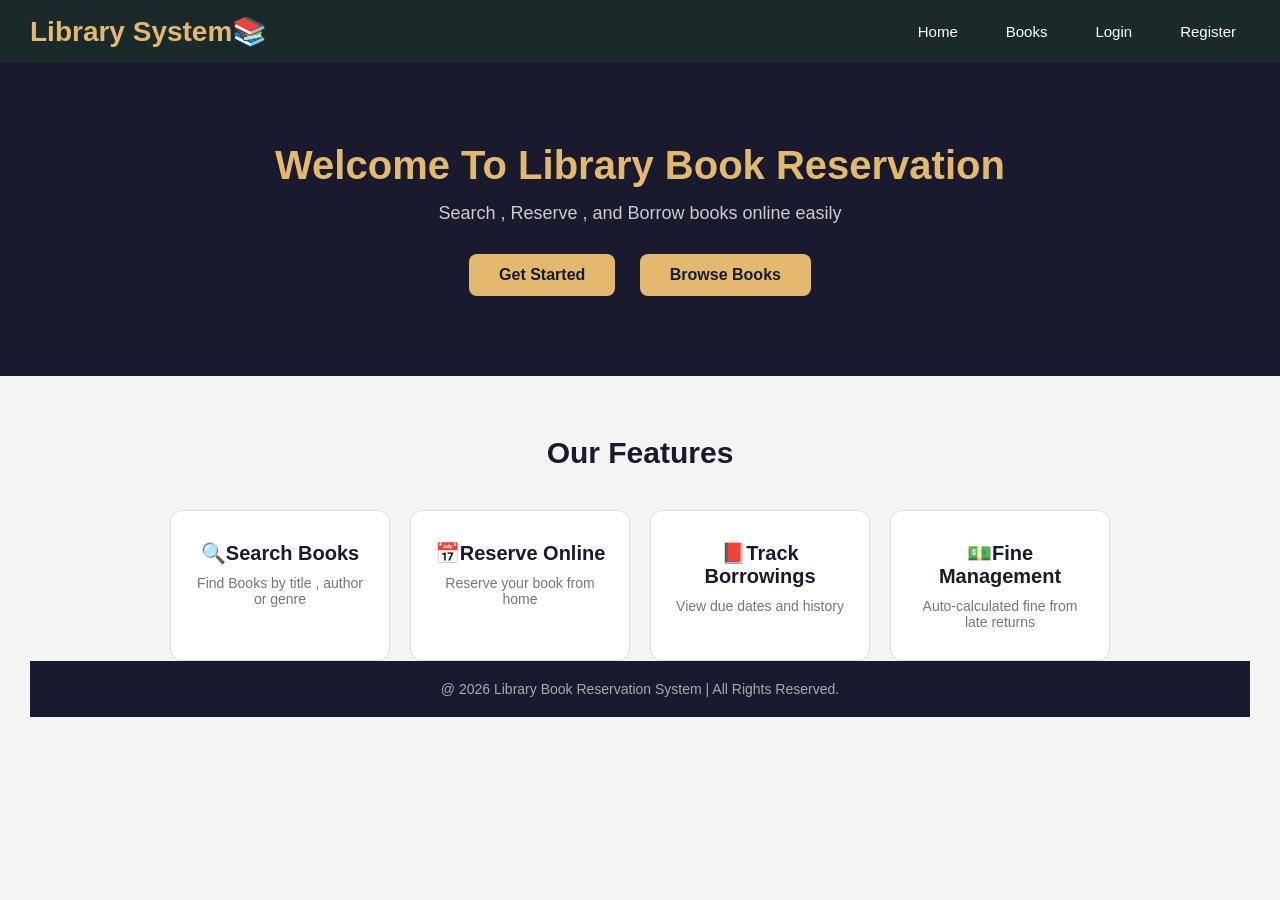
<file: index.html>
<!DOCTYPE html>
<html>
    <head>
        <title>Library Book Reservation System</title>
        <link rel="stylesheet" href="style.css">
    </head>
    <body>
        <!-- Navbar -->
        <nav>
            <h1>Library System📚</h1>
            <ul id="nav-guest">
                <li><a href="#" onclick="showPage('home')" >Home</a></li>
                <li><a href="#" onclick="showPage('catalog')">Books</a></li>
                <li><a href="#" onclick="showPage('login')">Login</a></li>
                <li><a href="#" onclick="showPage('register')">Register</a></li>
            </ul>

             <ul id="nav-student">
                 <li><a href="#" onclick="showPage('home')">Home</a></li>
                 <li><a href="#" onclick="showPage('catalog')">Books</a></li>
                 <li><a href="#" onclick="showPage('dashboard')">Dashboard</a></li>
                 <li><a href="#" onclick="logout()">Logout</a></li>
             </ul>

             
        </nav>

                 <!-- Homepage -->
         <div id="home">
            <section id="mysection">
                <h2>Welcome To Library Book Reservation</h2>
                <p>Search , Reserve , and Borrow books online easily</p>
                <button onclick="showPage('register')">Get Started</button>
                <button onclick="showPage('catalog')">Browse Books</button>
            </section>

            <!-- Features -->

            <section id="features-section">
                <h2>Our Features</h2>
                <div id="core-features">

                    <div class="feature-card">
                        <h3>🔍Search Books</h3>
                        <p>Find Books by title , author or genre</p>
                    </div>

                    <div class="feature-card">
                        <h3>📅Reserve Online</h3>
                        <p>Reserve your book from home</p>
                    </div>

                    <div class="feature-card">
                        <h3>📕Track Borrowings</h3>
                        <p>View due dates and history</p>
                    </div>

                    <div class="feature-card">
                        <h3>💵Fine Management</h3>
                        <p>Auto-calculated fine from late returns</p>
                    </div>
                </div>

                <footer>
                    <p>@ 2026 Library Book Reservation System | All Rights Reserved.</p>
                </footer>
            </section>
         </div>
            <!-- Register page -->

            <div id="register">
                <section id="register-section">
                    <h2>Create Account</h2>
                    <p>join the library Book Reservation System</p>

                    <form id="register-form">
                        <label>Full Name</label>
                        <input id="reg-name"  type="text" placeholder="Enter your full name">

                        <label>StudentID</label>
                        <input id="reg-studentid" type="text" placeholder=" e.g F24BDOCS1M01166" >

                        <label>Email</label>
                        <input id="reg-email" type="email" placeholder="Enter your email" >

                        <label>Password</label>
                        <input id="reg-password" type="password" placeholder="Enter 8 character password" >

                        <p id="reg-error" class="error-msg"></p>
                        

                        <button type="button" onclick="register()" >Register</button>
                    </form>

                    <p>Already Registered? <a href="#" onclick="showPage('login')" >Login Here</a></p>
                </section>
            </div>
             <!--  Login page -->
            <div id="login">
                <section id="login-section">
                    <h2>Login</h2>
                    <p>Welcome Back! Login to your Account</p>

                    <form id="login-form">
                        <label>Email</label>
                        <input id="login-email" type="email" placeholder="Enter your email">

                        <label>Password</label>
                        <input id="login-password" type="password" placeholder="Enter your password">
                        <p id="login-error" class="error-msg"></p>

                        <button type="button" onclick="login()">Login</button>
                    </form>

                    <p>New User?<a href="#" onclick="showPage('register')">Register Here</a></p>
                </section>
            </div>
                 <!-- Book Catalog page -->
            <div id="catalog">
                <section id="search-section">
                    <h2>Browse Books</h2>
                    <input id="search-input" type="text" placeholder="Search by title, author, genre, ISBN...">

                    <button onclick="searchBooks()">Search</button>
                    <button onclick="loadBooks()">All Books</button>

                    <select id="genre-filter" onchange="filterByGenre()">
                        <option value="">All Genres</option>
                        <option value="Programming">Programming</option>
                        <option value="Science">Science</option>
                        <option value="History">History</option>
                        <option value="Literature">Literature</option>
                        <option value="Mathematics">Mathematics</option>
                        <option value="Islamic studies">Islamic studies</option>
                        <option value="Urdu">Urdu</option>
                    </select>
                </section>

                <div id="books-grid"></div>
            </div>
                     <!--  User dashboard page -->
            <div id="dashboard">
                <section id="dashboard-sec">
                    <h2>Welcome, <span id="user-name">Student</span>! 👋</h2>
                </section>

                <section id="stats-section">
                    <div class="stat-box">
                        <h3 id="stat-reservation">0</h3>
                        <p>Active Reservation</p>
                    </div>

                    <div class="stat-box">
                        <h3 id="stat-borrows">0</h3>
                        <p>Currently Borrowed</p>
                    </div>

                    <div class="stat-box">
                        <h3 id="stat-fines">0</h3>
                        <p>Unpaid Fines (PKR)</p>
                    </div>
                </section>

                <section id="tabs-section">
                    <button class="tab-btn" onclick="switchTab('tab-reservations')">My Reservations</button>
                    <button class="tab-btn" onclick="switchTab('tab-borrows')">Borrowed Books</button>
                    <button class="tab-btn" onclick="switchTab('tab-history')">History</button>
                    <button class="tab-btn" onclick="switchTab('tab-fines')">My fines</button>
                </section>

                <section id="tabs-content">
                    <div id="tab-reservations">
                        <h3>My Active Reservations</h3>
                        <div id="reservation-list"></div>
                    </div>

                    <div id="tab-borrows">
                        <h3>Currently Borrowed Books</h3>
                        <div id="borrowed-list"></div>
                    </div>

                    <div id="tab-history" >
                        <h3>Borrowing History</h3>
                        <div id="history-list"></div>
                    </div>

                    <div id="tab-fines" >
                        <h3>My Fines</h3>
                        <div id="fines-list"></div>
                    </div>
                </section>
            </div>

        <script src="app.js"></script>
    </body>
</html>
</file>
<file: style.css>
* {
    margin: 0;
    padding: 0;
    box-sizing: border-box;
}

body{
    font-family: Arial, sans-serif;
    background-color: #f4f4f4;
    color: #333333;
}

nav {
    background-color: #1a2a2a;
    padding: 15px 30px;
    display: flex;
    align-items: center;
    justify-content: space-between;
}

nav h1 {
    color: #e2b96f;
    font-size: 28px;
}

nav ul {
    list-style: none;
    display: flex;
    gap: 20px;
}

nav ul  li  a {
    color: #ffffff;
    text-decoration: none;
    font-size: 15px;
    padding: 8px 14px;
    border-radius: 6px;
    transition: background-color 0.3s;
}

nav ul li a:hover {
    background-color: #e2b96f;
    color: #1a1a2e;
}

#mysection {
    text-align: center;
    padding: 80px 20px;
    background-color: #1a1a2e;
    color: white;
}

#mysection h2 {
    font-size: 40px;
    color: #e2b96f;
    margin-bottom: 15px;
}

#mysection p {
  font-size: 18px;
  color: #cccccc;
  margin-bottom: 30px;
}

#mysection button {
    padding: 12px 30px;
    font-size: 16px;
    border: none;
    border-radius: 8px;
    margin: 0 10px;
    cursor:pointer;
    transition: background-color 0.3s;
}

#mysection button {
  background-color: #e2b96f;
  color: #1a1a2e;
  font-weight: bold;
}
#mysection button:hover {
  background-color: #f0d090;
}

#features-section {
    padding:60px 30px;
    text-align: center;
    background-color: #f4f4f4;
}

#features-section h2 {
    font-size: 30px;
    color: #1a1a2e;
    margin-bottom: 40px;
}

#core-features {
    display: flex;
    justify-content: center;
    gap: 20px;
    /* flex-wrap: wrap; */
}

.feature-card {
    background-color: #ffffff;
    border: 1px solid #dddddd;
    border-radius: 12px;
    padding: 30px 20px;
    width: 220px;
    transition: transform 0.3s , box-shadow 0.3s;
}
.feature-card:hover {
  transform: translateY(-5px);
  box-shadow: 0 8px 20px rgba(0, 0, 0, 0.1);
  border-color: #e2b96f;
}

.feature-card h3 {
  font-size: 20px;
  color: #1a1a2e;
  margin-bottom: 10px;
}

.feature-card p {
  font-size: 14px;
  color: #777777;
}
footer {
    background-color: #1a1a2e;
    color: #aaaaaa;
    text-align: center;
    padding: 20px;
    font-size: 14px;
}

#register , #nav-student , #nav-admin , #login , #catalog , #dashboard , #tab-borrows, #tab-history, #tab-fines, #admin{
    display: none;
}

.error-msg {
  color: red;
  font-size: 13px;
  margin-top: 5px;
}
.success-msg {
  color: green;
  font-size: 13px;
  margin-top: 5px;
}


#register-section {
  max-width: 450px;
  margin: 60px auto;
  background-color: #ffffff;
  padding: 40px;
  border-radius: 12px;
  box-shadow: 0 4px 20px rgba(0, 0, 0, 0.1);
}

#register-section h2 {
  font-size: 28px;
  color: #1a1a2e;
  margin-bottom: 5px;
}
#register-section > p {
  font-size: 14px;
  color: #777777;
  margin-bottom: 25px;
}

#register-form label {
  display: block;
  font-size: 14px;
  color: #333333;
  font-weight: bold;
  margin-bottom: 5px;
  margin-top: 15px;
}
 #register-form input {
  width: 100%;
  padding: 10px 14px;
  font-size: 14px;
  border: 1px solid #dddddd;
  border-radius: 8px;
  outline: none;
  transition: border-color 0.3s;
}
#register-form input:focus {
  border-color: #e2b96f;
}

#register-form button {
  width: 100%;
  margin-top: 25px;
  padding: 12px;
  font-size: 16px;
  background-color: #e2b96f;
  color: #1a1a2e;
  font-weight: bold;
  border: none;
  border-radius: 8px;
  cursor: pointer;
  transition: background-color 0.3s;
}
#register-form button:hover {
  background-color: #f0d090;
}
#register-section > p:last-child {
  text-align: center;
  margin-top: 15px;
  font-size: 14px;
  color: #777777;
}
 
#register-section > p:last-child a {
  color: #e2b96f;
  text-decoration: none;
  font-weight: bold;
}

#login-section {
  max-width: 450px;
  margin: 60px auto;
  background-color: #ffffff;
  padding: 40px;
  border-radius: 12px;
  box-shadow: 0 4px 20px rgba(0, 0, 0, 0.1);
}
 
#login-section h2 {
  font-size: 28px;
  color: #1a1a2e;
  margin-bottom: 5px;
}
 
#login-section > p {
  font-size: 14px;
  color: #777777;
  margin-bottom: 25px;
}
#login-form label {
  display: block;
  font-size: 14px;
  color: #333333;
  font-weight: bold;
  margin-bottom: 5px;
  margin-top: 15px;
}
 #login-form input {
  width: 100%;
  padding: 10px 14px;
  font-size: 14px;
  border: 1px solid #dddddd;
  border-radius: 8px;
  outline: none;
  transition: border-color 0.3s;
}
 
#login-form input:focus {
  border-color: #e2b96f;
}

#login-form button {
  width: 100%;
  margin-top: 25px;
  padding: 12px;
  font-size: 16px;
  background-color: #e2b96f;
  color: #1a1a2e;
  font-weight: bold;
  border: none;
  border-radius: 8px;
  cursor: pointer;
  transition: background-color 0.3s;
}
#login-form button:hover {
  background-color: #f0d090;
}
 
#login-section > p:last-child {
  text-align: center;
  margin-top: 15px;
  font-size: 14px;
  color: #777777;
}
 
#login-section > p:last-child a {
  color: #e2b96f;
  text-decoration: none;
  font-weight: bold;
}

#search-section {
  background-color: #1a1a2e;
  padding: 30px;
  text-align: center;
}
 
#search-section h2 {
  color: #e2b96f;
  font-size: 28px;
  margin-bottom: 20px;
}
#search-input {
  padding: 10px 16px;
  font-size: 15px;
  width: 350px;
  border: none;
  border-radius: 8px;
  outline: none;
  margin-right: 8px;
}
#search-section button {
  padding: 10px 20px;
  font-size: 15px;
  background-color: #e2b96f;
  color: #1a1a2e;
  font-weight: bold;
  border: none;
  border-radius: 8px;
  cursor: pointer;
  margin: 5px 4px;
  transition: background-color 0.3s;
}
#search-section button:hover {
  background-color: #f0d090;
}
#genre-filter {
  padding: 10px 14px;
  font-size: 14px;
  border: none;
  border-radius: 8px;
  margin-left: 8px;
  cursor: pointer;
  outline: none;
}
 
#books-section {
  padding: 30px;
}

#books-grid {
  display: flex;
  flex-wrap: wrap;
  gap: 20px;
  justify-content: center;
}
#dashboard-sec {
  background-color: #1a1a2e;
  padding: 30px 40px;
  color: white;
}
 #dashboard-sec h2 {
  font-size: 26px;
  color: #e2b96f;
}
#stats-section {
  display: flex;
  gap: 20px;
  padding: 30px 40px;
  flex-wrap: wrap;
}
.stat-box {
  background-color: #ffffff;
  border: 1px solid #dddddd;
  border-radius: 12px;
  padding: 25px 30px;
  text-align: center;
  min-width: 160px;
  flex: 1;
  box-shadow: 0 2px 8px rgba(0,0,0,0.06);
}
 
.stat-box h3 {
  font-size: 36px;
  color: #e2b96f;
  margin-bottom: 8px;
}
.stat-box p {
  font-size: 13px;
  color: #777777;
}

#tabs-section {
  padding: 0 40px;
  display: flex;
  gap: 10px;
  flex-wrap: wrap;
  border-bottom: 2px solid #dddddd;
}
.tab-btn {
  padding: 12px 20px;
  font-size: 14px;
  background-color: transparent;
  color: #555555;
  border: none;
  border-bottom: 3px solid transparent;
  cursor: pointer;
  font-weight: bold;
  transition: all 0.3s;
}
.tab-btn:hover {
  color: #e2b96f;
  border-bottom: 3px solid #e2b96f;
}
.tab-btn.active {
  color: #e2b96f;
  border-bottom: 3px solid #e2b96f;
}
#tabs-content {
  padding: 30px 40px;
}
 
#tabs-content h3 {
  font-size: 18px;
  color: #1a1a2e;
  margin-bottom: 15px;
}

.reservation-item {
  background-color: #ffffff;
  border: 1px solid #dddddd;
  border-radius: 10px;
  padding: 15px 20px;
  margin-bottom: 12px;
  display: flex;
  align-items: center;
  justify-content: space-between;
  flex-wrap: wrap;
  gap: 10px;
}
 
.reservation-item p {
  font-size: 14px;
  color: #555555;
}
 
.reservation-item span {
  font-size: 13px;
  font-weight: bold;
  padding: 4px 10px;
  border-radius: 20px;
  background-color: #fff8e1;
  color: #e2b96f;
}
 
.reservation-item button {
  padding: 7px 16px;
  font-size: 13px;
  background-color: #e05a5a;
  color: white;
  border: none;
  border-radius: 8px;
  cursor: pointer;
  transition: background-color 0.3s;
}
 
.reservation-item button:hover {
  background-color: #c94444;
}
#admin {
  padding: 30px 40px;
}
#admin h2 {
  font-size: 28px;
  color: #1a1a2e;
  margin-bottom: 30px;
}
 
#admin h3 {
  font-size: 18px;
  color: #1a1a2e;
  margin-bottom: 15px;
  padding-bottom: 8px;
  border-bottom: 2px solid #e2b96f;
}
#add-book-sec {
  background-color: #ffffff;
  padding: 25px;
  border-radius: 12px;
  margin-bottom: 30px;
  box-shadow: 0 2px 8px rgba(0,0,0,0.06);
}
#add-book-form {
  display: flex;
  flex-wrap: wrap;
  gap: 12px;
  margin-bottom: 15px;
}
 
#add-book-form input {
  padding: 10px 14px;
  font-size: 14px;
  border: 1px solid #dddddd;
  border-radius: 8px;
  outline: none;
  flex: 1;
  min-width: 160px;
  transition: border-color 0.3s;
}
#add-book-form input:focus {
  border-color: #e2b96f;
}
 
#add-book-form button {
  padding: 10px 24px;
  font-size: 15px;
  background-color: #e2b96f;
  color: #1a1a2e;
  font-weight: bold;
  border: none;
  border-radius: 8px;
  cursor: pointer;
  transition: background-color 0.3s;
}
 
#add-book-form button:hover {
  background-color: #f0d090;
}
#all-reservations-section,
#all-users-section,
#book-inventory-sec {
  background-color: #ffffff;
  padding: 25px;
  border-radius: 12px;
  margin-bottom: 30px;
  box-shadow: 0 2px 8px rgba(0,0,0,0.06);
  overflow-x: auto;
}
table {
  width: 100%;
  border-collapse: collapse;
}
 
thead {
  background-color: #1a1a2e;
  color: #e2b96f;
}
 
th {
  padding: 12px 16px;
  text-align: left;
  font-size: 14px;
}
 
td {
  padding: 12px 16px;
  font-size: 14px;
  color: #555555;
  border-bottom: 1px solid #eeeeee;
}
tr:last-child td {
  border-bottom: none;
}
 
tr:hover td {
  background-color: #fffbf0;
}
 
td button {
  padding: 6px 14px;
  font-size: 13px;
  border: none;
  border-radius: 6px;
  cursor: pointer;
  font-weight: bold;
  transition: background-color 0.3s;
}
td button:first-of-type {
  background-color: #e2b96f;
  color: #1a1a2e;
  margin-right: 5px;
}
 
td button:first-of-type:hover {
  background-color: #f0d090;
}
 
td button:last-of-type {
  background-color: #e05a5a;
  color: white;
}
 
td button:last-of-type:hover {
  background-color: #c94444;
}
</file>
